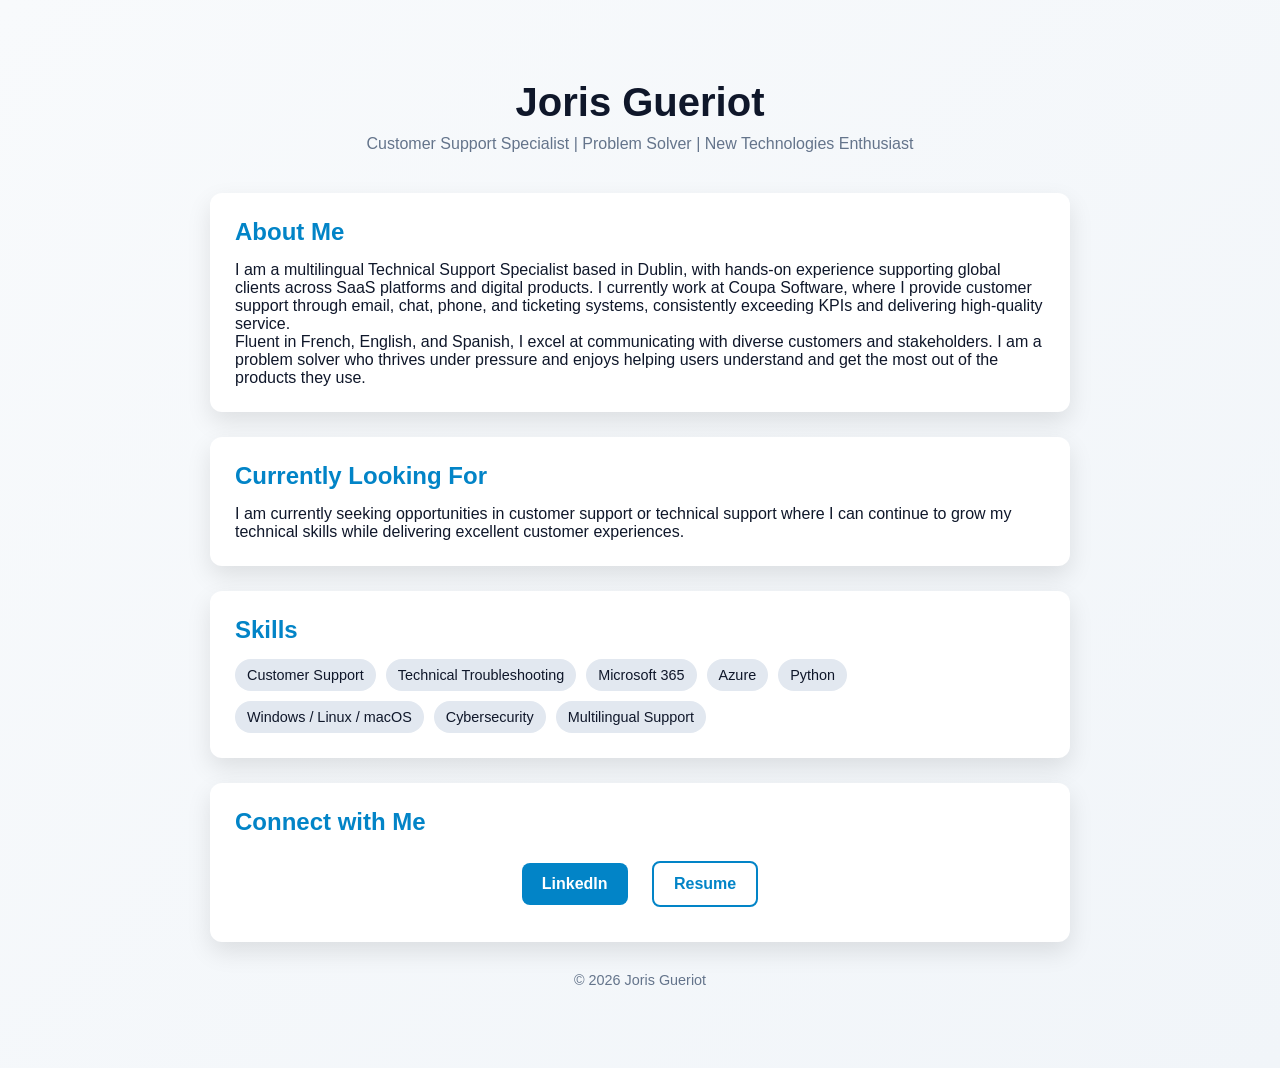
<file: index.html>
<!DOCTYPE html>
<html lang="en">
<head>
    <meta charset="UTF-8">
    <meta name="viewport" content="width=device-width, initial-scale=1.0">
    <title>Joris Gueriot | Portfolio</title>
    <link rel="stylesheet" href="styles.css">
    <script>
        // Detect system preference on load and apply saved theme preference
        function initTheme() {
            const savedTheme = localStorage.getItem('theme');
            if (savedTheme) {
                document.documentElement.setAttribute('data-theme', savedTheme);
            }
        }
        // Initialize theme before rendering
        initTheme();
    </script>
</head>
<body>

    <div class="container">

        <header>
            <h1>Joris Gueriot</h1>
            <p class="tagline">
                Customer Support Specialist | Problem Solver | New Technologies Enthusiast
            </p>
        </header>

        <section class="card about">
            <h2>About Me</h2>
            <p>
                I am a multilingual Technical Support Specialist based in Dublin, with hands-on experience supporting global clients across SaaS platforms and digital products. I currently work at Coupa Software, where I provide customer support through email, chat, phone, and ticketing systems, consistently exceeding KPIs and delivering high-quality service.
            </p>

            <p>
                Fluent in French, English, and Spanish, I excel at communicating with diverse customers and stakeholders. I am a problem solver who thrives under pressure and enjoys helping users understand and get the most out of the products they use.
            </p>
        </section>

        <section class="card job-search">
            <h2>Currently Looking For</h2>
            <p>
                I am currently seeking opportunities in customer support or technical support where I can continue to grow my technical skills while delivering excellent customer experiences.
            </p>
        </section>

        <section class="card skills">
            <h2>Skills</h2>
            <div class="skills-grid">
                <span>Customer Support</span>
                <span>Technical Troubleshooting</span>
                <span>Microsoft 365</span>
                <span>Azure</span>
                <span>Python</span>
                <span>Windows / Linux / macOS</span>
                <span>Cybersecurity</span>
                <span>Multilingual Support</span>
            </div>
        </section>

        <section class="card links">
            <h2>Connect with Me</h2>
            <div class="buttons">
                <a href="https://www.linkedin.com/in/joris-gueriot-922792221" target="_blank" class="btn primary">LinkedIn</a>
                <a href="resume.pdf" target="_blank" class="btn secondary">Resume</a>
            </div>
        </section>

        <footer>
            <p>© 2026 Joris Gueriot</p>
        </footer>

    </div>

    <script>
        // Toggle theme function
        function toggleTheme() {
            const current = document.documentElement.getAttribute('data-theme') || 'auto';
            const next = current === 'dark' ? 'light' : 'dark';
            document.documentElement.setAttribute('data-theme', next);
            localStorage.setItem('theme', next);
        }
    </script>
</body>
</html>
</file>
<file: styles.css>
/* Define color variables for both themes */
:root {
    --bg-primary: #0f172a;
    --bg-secondary: #1e293b;
    --text-primary: #f1f5f9;
    --text-secondary: #94a3b8;
    --accent: #38bdf8;
    --accent-hover: #0284c7;
    --card-bg: #1e293b;
    --skill-bg: #334155;
    --shadow: rgba(0, 0, 0, 0.3);
}

/* Light theme */
@media (prefers-color-scheme: light) {
    :root {
        --bg-primary: #f8fafc;
        --bg-secondary: #f1f5f9;
        --text-primary: #0f172a;
        --text-secondary: #64748b;
        --accent: #0284c7;
        --accent-hover: #0ea5e9;
        --card-bg: #ffffff;
        --skill-bg: #e2e8f0;
        --shadow: rgba(0, 0, 0, 0.1);
    }
}

* {
    margin: 0;
    padding: 0;
    box-sizing: border-box;
}

body {
    font-family: "Segoe UI", Tahoma, Geneva, Verdana, sans-serif;
    background: linear-gradient(135deg, var(--bg-primary), var(--bg-secondary));
    color: var(--text-primary);
    transition: background 0.3s ease, color 0.3s ease;
}

/* Container */
.container {
    max-width: 900px;
    margin: 60px auto;
    padding: 20px;
}

/* Header */
header {
    text-align: center;
    margin-bottom: 40px;
}

h1 {
    font-size: 2.5rem;
}

.tagline {
    color: var(--text-secondary);
    margin-top: 10px;
}

/* Cards */
.card {
    background: var(--card-bg);
    color: var(--text-primary);
    padding: 25px;
    border-radius: 12px;
    margin-bottom: 25px;
    box-shadow: 0 10px 25px var(--shadow);
    transition: transform 0.2s ease, background 0.3s ease, color 0.3s ease;
}

.card:hover {
    transform: translateY(-5px);
}

h2 {
    margin-bottom: 15px;
    color: var(--accent);
}

/* Skills */
.skills-grid {
    display: flex;
    flex-wrap: wrap;
    gap: 10px;
}

.skills-grid span {
    background: var(--skill-bg);
    color: var(--text-primary);
    padding: 8px 12px;
    border-radius: 20px;
    font-size: 0.9rem;
    transition: background 0.3s ease, color 0.3s ease;
}

/* Buttons */
.buttons {
    text-align: center;
    margin-top: 10px;
}

.btn {
    display: inline-block;
    margin: 10px;
    padding: 12px 20px;
    border-radius: 8px;
    text-decoration: none;
    font-weight: bold;
    transition: 0.3s;
}

/* Primary (LinkedIn) */
.primary {
    background: var(--accent);
    color: white;
    transition: opacity 0.3s ease;
}

.primary:hover {
    opacity: 0.8;
}

/* Secondary (Resume) */
.secondary {
    background: transparent;
    border: 2px solid var(--accent);
    color: var(--accent);
    transition: background 0.3s ease, color 0.3s ease;
}

.secondary:hover {
    background: var(--accent);
    color: white;
}

/* Footer */
footer {
    text-align: center;
    margin-top: 30px;
    color: var(--text-secondary);
    font-size: 0.9rem;
    transition: color 0.3s ease;
}
</file>
